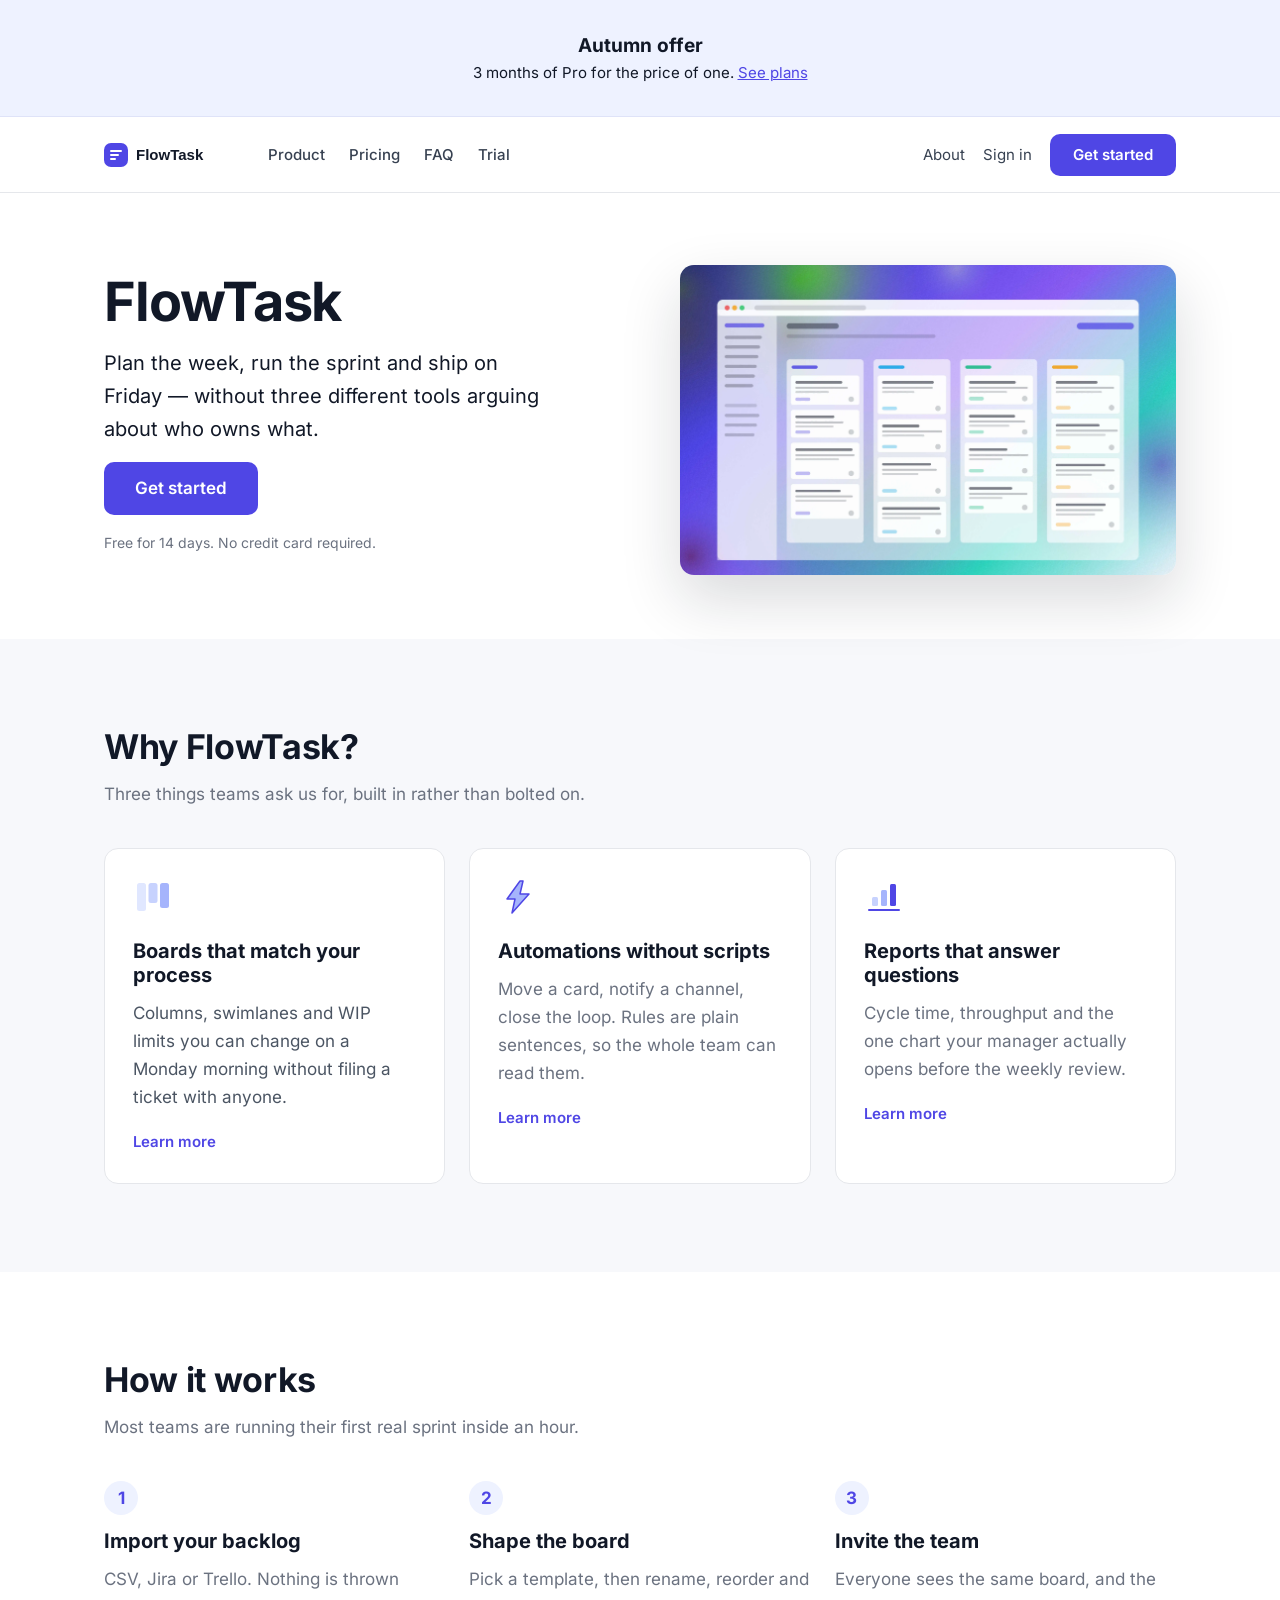
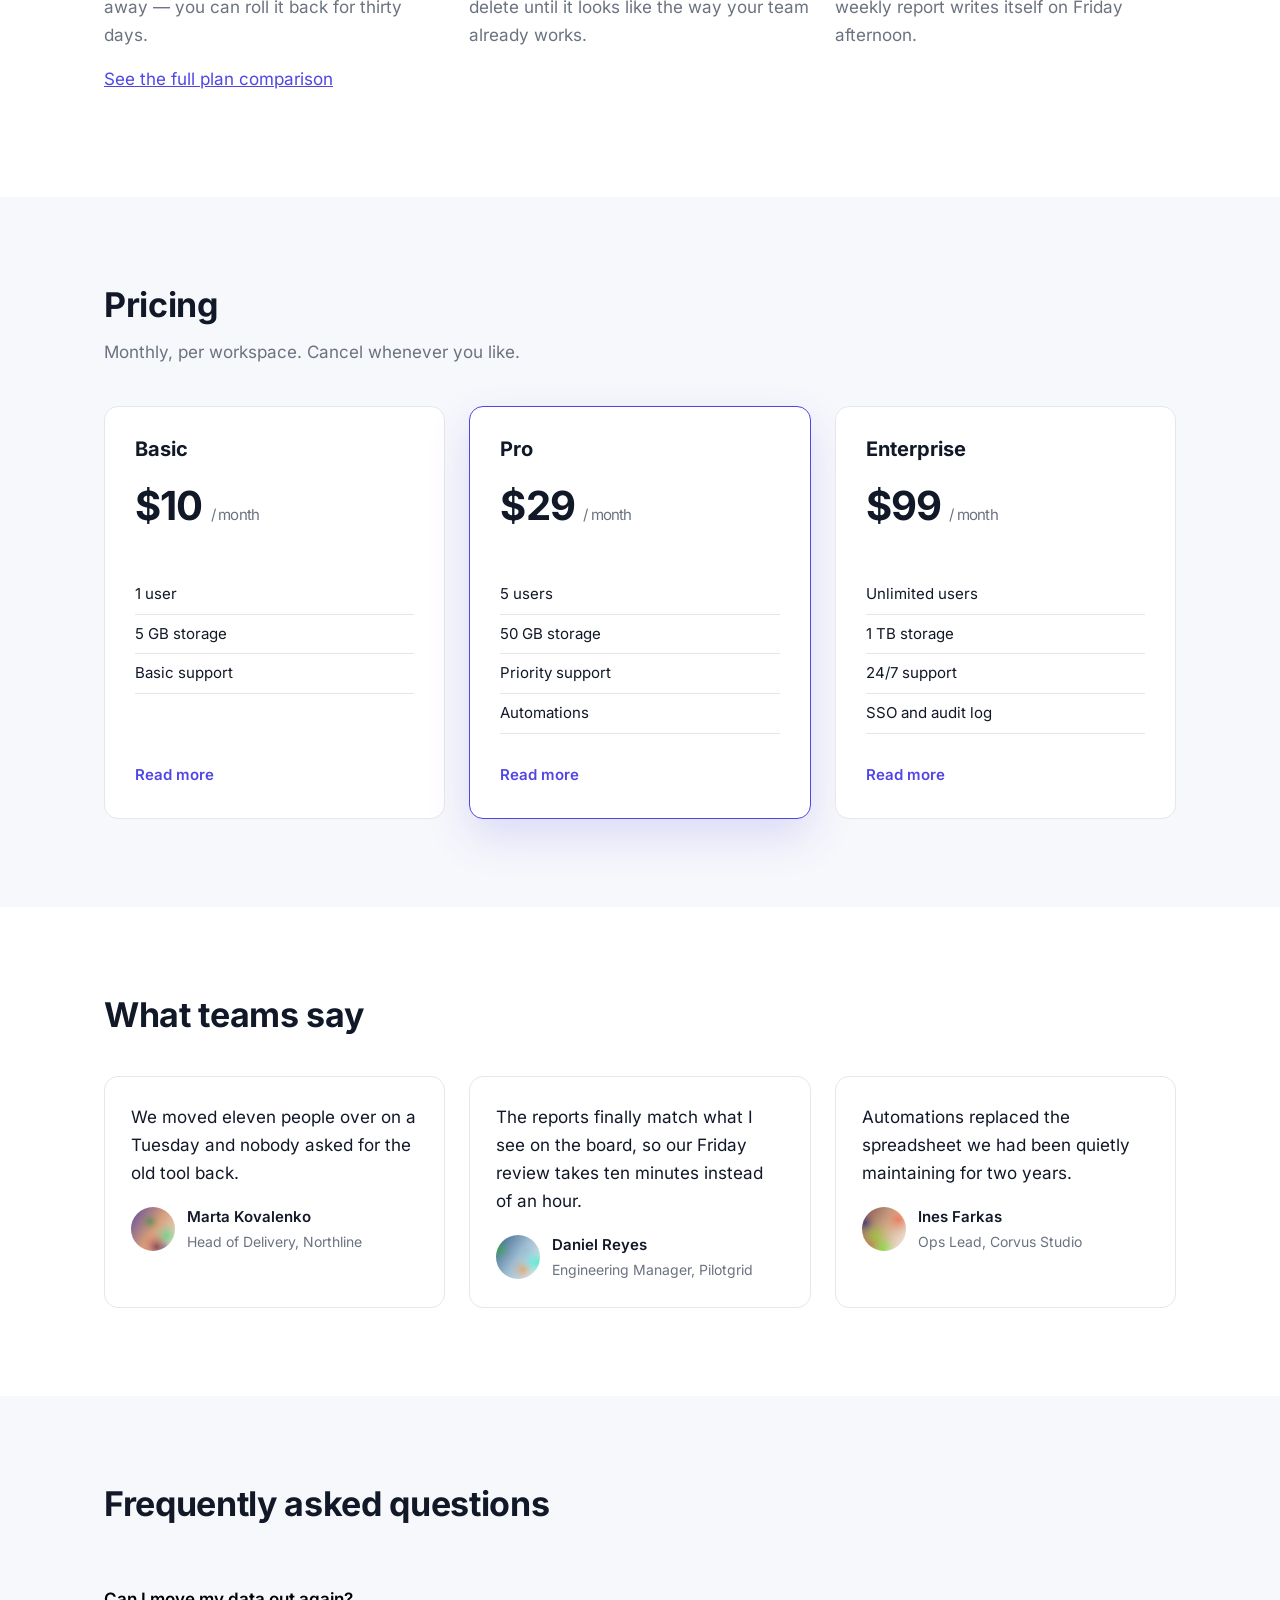
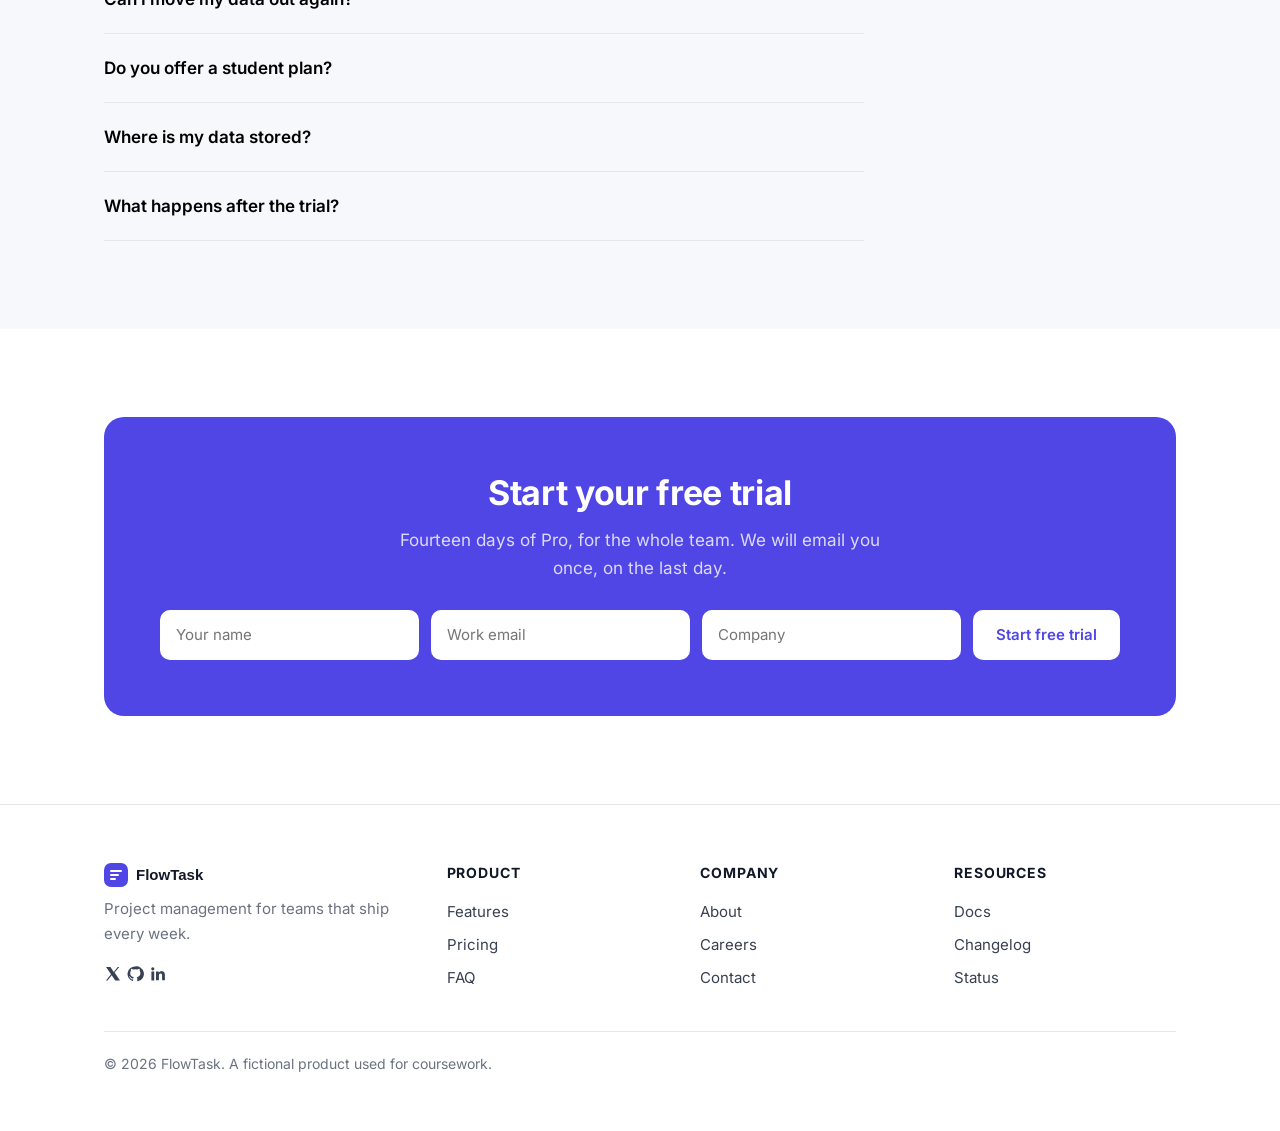
<file: index.html>
<!DOCTYPE html>
<html lang="en">
<head>
  <meta charset="utf-8">
  <meta name="viewport" content="width=device-width, initial-scale=1">
  <title>FlowTask</title>
  <meta name="description" content="Project management for teams that ship every week. Plan the week, run the sprint and ship on Friday.">
  <link rel="canonical" href="https://web-lab4-brown.vercel.app/">
  <meta property="og:title" content="FlowTask">
  <meta property="og:description" content="Project management for teams that ship every week.">
  <meta property="og:url" content="https://web-lab4-brown.vercel.app/">
  <meta property="og:type" content="website">
  <meta property="og:image" content="https://web-lab4-brown.vercel.app/img/hero.webp">
  <link rel="icon" href="img/logo.svg" type="image/svg+xml">
  <link rel="stylesheet" href="css/styles.css">
  <script src="js/main.js"></script>
  <script type="application/ld+json">
    {
      "@context": "https://schema.org",
      "@type": "Product",
      "name": "FlowTask Pro",
      "description": "Project management for teams that ship every week.",
      "brand": {
        "@type": "Brand",
        "name": "FlowTask"
      },
      "aggregateRating": {
        "@type": "AggregateRating",
        "ratingValue": "4.9",
        "reviewCount": "1284"
      },
      "offers": {
        "@type": "Offer",
        "price": "10.00",
        "priceCurrency": "USD",
        "availability": "https://schema.org/InStock"
      }
    }
  </script>
</head>
<body>

<header class="site-header">
  <div class="site-header__inner">
    <img class="logo" src="img/logo.svg" alt="FlowTask" width="132" height="28">

    <nav class="nav" role="navigation" aria-label="Main navigation">
      <a href="#features" class="nav-item">Product</a>
      <a href="#pricing" class="nav-item">Pricing</a>
      <a href="#faq" class="nav-item">FAQ</a>
      <a href="#trial" class="nav-item">Trial</a>
    </nav>

    <div class="site-header__actions">
      <a class="link-quiet" href="about.html">About</a>
      <a class="link-quiet" href="#" aria-label="Sign in">Sign in</a>
      <button class="btn btn--primary" id="header-cta">Get started</button>
    </div>
  </div>
</header>

<main>

  <section class="hero">
    <div class="shell hero__grid">
      <div class="hero__copy">
        <h1>FlowTask</h1>
        <p class="hero__lead">Plan the week, run the sprint and ship on Friday — without three
          different tools arguing about who owns what.</p>
        <button class="button button--primary button--lg" id="hero-cta">Get started</button>
        <p class="hero__note muted">Free for 14 days. No credit card required.</p>
      </div>
      <img class="hero__image" src="img/hero.webp" alt="FlowTask dashboard showing project management boards" width="830" height="519" fetchpriority="high">
    </div>
  </section>

  <section class="section section--alt" id="features">
    <div class="shell">
      <div class="section__head">
        <h2>Why FlowTask?</h2>
        <p class="muted">Three things teams ask us for, built in rather than bolted on.</p>
      </div>

      <div class="grid-3">
        <div class="card">
          <img class="card__icon" src="img/feature-1.svg" alt="" width="40" height="40">
          <h3>Boards that match your process</h3>
          <p class="soft">Columns, swimlanes and WIP limits you can change on a Monday morning
            without filing a ticket with anyone.</p>
          <a class="card__link" href="#">Learn more</a>
        </div>

        <div class="card">
          <img class="card__icon" src="img/feature-2.svg" alt="" width="40" height="40">
          <h3>Automations without scripts</h3>
          <p class="muted">Move a card, notify a channel, close the loop. Rules are plain
            sentences, so the whole team can read them.</p>
          <a class="card__link" href="#">Learn more</a>
        </div>

        <div class="card">
          <img class="card__icon" src="img/feature-3.svg" alt="" width="40" height="40">
          <h3>Reports that answer questions</h3>
          <p class="muted">Cycle time, throughput and the one chart your manager actually opens
            before the weekly review.</p>
          <a class="card__link" href="#">Learn more</a>
        </div>
      </div>
    </div>
  </section>

  <section class="section" id="how">
    <div class="shell">
      <div class="section__head">
        <h2>How it works</h2>
        <p class="muted">Most teams are running their first real sprint inside an hour.</p>
      </div>

      <div class="grid-3">
        <div>
          <span class="step__num">1</span>
          <h3>Import your backlog</h3>
          <p class="muted">CSV, Jira or Trello. Nothing is thrown away — you can roll it back for
            thirty days.</p>
        </div>
        <div>
          <span class="step__num">2</span>
          <h3>Shape the board</h3>
          <p class="muted">Pick a template, then rename, reorder and delete until it looks like
            the way your team already works.</p>
        </div>
        <div>
          <span class="step__num">3</span>
          <h3>Invite the team</h3>
          <p class="muted">Everyone sees the same board, and the weekly report writes itself on
            Friday afternoon.</p>
        </div>
      </div>

      <p><a href="#pricing-details">See the full plan comparison</a></p>
    </div>
  </section>

  <section class="section section--alt" id="pricing">
    <div class="shell">
      <div class="section__head">
        <h2>Pricing</h2>
        <p class="muted">Monthly, per workspace. Cancel whenever you like.</p>
      </div>

      <div class="grid-3">
        <div class="plan">
          <h3>Basic</h3>
          <p class="plan__price">$10 <span class="plan__period">/ month</span></p>
          <ul class="plan__list">
            <li>1 user</li>
            <li>5 GB storage</li>
            <li>Basic support</li>
          </ul>
          <div class="plan__cta">
            <a class="card__link" href="#">Read more</a>
          </div>
        </div>

        <div class="plan plan--featured">
          <h3>Pro</h3>
          <p class="plan__price">$29 <span class="plan__period">/ month</span></p>
          <ul class="plan__list">
            <li>5 users</li>
            <li>50 GB storage</li>
            <li>Priority support</li>
            <li>Automations</li>
          </ul>
          <div class="plan__cta">
            <a class="card__link" href="#">Read more</a>
          </div>
        </div>

        <div class="plan">
          <h3>Enterprise</h3>
          <p class="plan__price">$99 <span class="plan__period">/ month</span></p>
          <ul class="plan__list">
            <li>Unlimited users</li>
            <li>1 TB storage</li>
            <li>24/7 support</li>
            <li>SSO and audit log</li>
          </ul>
          <div class="plan__cta">
            <a class="card__link" href="#">Read more</a>
          </div>
        </div>
      </div>
    </div>
  </section>

  <section class="section" id="testimonials">
    <div class="shell">
      <div class="section__head">
        <h2>What teams say</h2>
      </div>

      <div class="grid-3">
        <div class="quote">
          <p>We moved eleven people over on a Tuesday and nobody asked for the old tool back.</p>
          <div class="quote__person">
            <img class="quote__avatar" src="img/avatar-1.jpg" alt="" width="44" height="44">
            <div>
              <div class="quote__name">Marta Kovalenko</div>
              <div class="quote__role">Head of Delivery, Northline</div>
            </div>
          </div>
        </div>

        <div class="quote">
          <p>The reports finally match what I see on the board, so our Friday review takes ten
            minutes instead of an hour.</p>
          <div class="quote__person">
            <img class="quote__avatar" src="img/avatar-2.jpg" alt="" width="44" height="44">
            <div>
              <div class="quote__name">Daniel Reyes</div>
              <div class="quote__role">Engineering Manager, Pilotgrid</div>
            </div>
          </div>
        </div>

        <div class="quote">
          <p>Automations replaced the spreadsheet we had been quietly maintaining for two years.</p>
          <div class="quote__person">
            <img class="quote__avatar" src="img/avatar-3.jpg" alt="" width="44" height="44">
            <div>
              <div class="quote__name">Ines Farkas</div>
              <div class="quote__role">Ops Lead, Corvus Studio</div>
            </div>
          </div>
        </div>
      </div>
    </div>
  </section>

  <section class="section section--alt" id="faq">
    <div class="shell">
      <div class="section__head">
        <h2>Frequently asked questions</h2>
      </div>

      <div class="faq">

        <div class="faq__item">
          <button class="faq__q" type="button" aria-expanded="false">Can I move my data out again?</button>
          <div class="faq__a">
            <p>Yes. Every board exports to CSV and JSON, including comments and history, and the
              export runs on demand rather than on a schedule.</p>
          </div>
        </div>

        <div class="faq__item">
          <button class="faq__q" type="button" aria-expanded="false">Do you offer a student plan?</button>
          <div class="faq__a">
            <p>Students and non-profits get Pro at no cost for a year. Write to us from an
              institutional address and we will switch the workspace over.</p>
          </div>
        </div>

        <div class="faq__item">
          <button class="faq__q" type="button" aria-expanded="false">Where is my data stored?</button>
          <div class="faq__a">
            <p>In the EU by default. Enterprise workspaces can pin storage to a specific region and
              receive an audit log of every access.</p>
          </div>
        </div>

        <div class="faq__item">
          <button class="faq__q" type="button" aria-expanded="false">What happens after the trial?</button>
          <div class="faq__a">
            <p>The workspace becomes read-only for thirty days. Nothing is deleted until you ask us
              to delete it.</p>
          </div>
        </div>
      </div>
    </div>
  </section>

  <section class="section" id="trial">
    <div class="shell">
      <div class="trial">
        <h2>Start your free trial</h2>
        <p class="trial__lead">Fourteen days of Pro, for the whole team. We will email you once,
          on the last day.</p>

        <form class="trial__form" id="trial-form">
          <input class="trial__input" type="text" name="name" placeholder="Your name" aria-label="Your name">
          <input class="trial__input" type="email" name="email" placeholder="Work email" aria-label="Work email">
          <input class="trial__input" type="text" name="company" placeholder="Company" aria-label="Company">
          <button type="submit" class="button button--invert" id="trial-submit">Start free trial</button>
        </form>
      </div>
    </div>
  </section>

</main>

<footer class="site-footer">
  <div class="shell">
    <div class="site-footer__cols">
      <div>
        <img src="img/logo.svg" alt="FlowTask" width="132" height="28">
        <p class="muted">Project management for teams that ship every week.</p>
        <div class="social">
          <a href="#" aria-label="Twitter">
            <svg width="18" height="18" viewBox="0 0 18 18" aria-hidden="true">
              <path d="M10.6 7.6 15.3 2h-1.5l-4 4.9L6.4 2H2l5 7.3L2 15.5h1.5l4.2-5.2 3.5 5.2H16l-5.4-7.9Z" fill="#374151"/>
            </svg>
          </a>
          <a href="#" aria-label="GitHub">
            <svg width="18" height="18" viewBox="0 0 18 18" aria-hidden="true">
              <path d="M9 1.5a7.5 7.5 0 0 0-2.4 14.6c.4.1.5-.2.5-.4v-1.4c-2 .4-2.5-.5-2.7-1-.1-.3-.6-1-1-1.2-.3-.2-.8-.6 0-.6.7 0 1.2.7 1.4 1 .8 1.3 2 1 2.5.7.1-.6.3-1 .6-1.2-1.8-.2-3.7-.9-3.7-4 0-.9.3-1.6.8-2.2-.1-.2-.4-1 .1-2.1 0 0 .7-.2 2.2.8a7.4 7.4 0 0 1 4 0c1.5-1 2.2-.8 2.2-.8.5 1.1.2 1.9.1 2.1.5.6.8 1.3.8 2.2 0 3.1-1.9 3.8-3.7 4 .3.3.6.8.6 1.6v2.3c0 .2.1.5.5.4A7.5 7.5 0 0 0 9 1.5Z" fill="#374151"/>
            </svg>
          </a>
          <a href="#" aria-label="LinkedIn">
            <svg width="18" height="18" viewBox="0 0 18 18" aria-hidden="true">
              <path d="M3.4 6.4h2.8v9H3.4v-9Zm1.4-4.2a1.6 1.6 0 1 1 0 3.2 1.6 1.6 0 0 1 0-3.2ZM8 6.4h2.7v1.2h.1c.4-.7 1.3-1.4 2.7-1.4 2.9 0 3.4 1.8 3.4 4.2v4.9h-2.8v-4.4c0-1 0-2.4-1.5-2.4s-1.7 1.1-1.7 2.3v4.5H8v-9Z" fill="#374151"/>
            </svg>
          </a>
        </div>
      </div>

      <div>
        <div class="site-footer__title">Product</div>
        <ul>
          <li><a href="#features">Features</a></li>
          <li><a href="#pricing">Pricing</a></li>
          <li><a href="#faq">FAQ</a></li>
        </ul>
      </div>

      <div>
        <div class="site-footer__title">Company</div>
        <ul>
          <li><a href="about.html">About</a></li>
          <li><a href="#">Careers</a></li>
          <li><a href="#">Contact</a></li>
        </ul>
      </div>

      <div>
        <div class="site-footer__title">Resources</div>
        <ul>
          <li><a href="#">Docs</a></li>
          <li><a href="#">Changelog</a></li>
          <li><a href="#">Status</a></li>
        </ul>
      </div>
    </div>

    <p class="legal">© 2026 FlowTask. A fictional product used for coursework.</p>
  </div>
</footer>

</body>
</html>
</file>
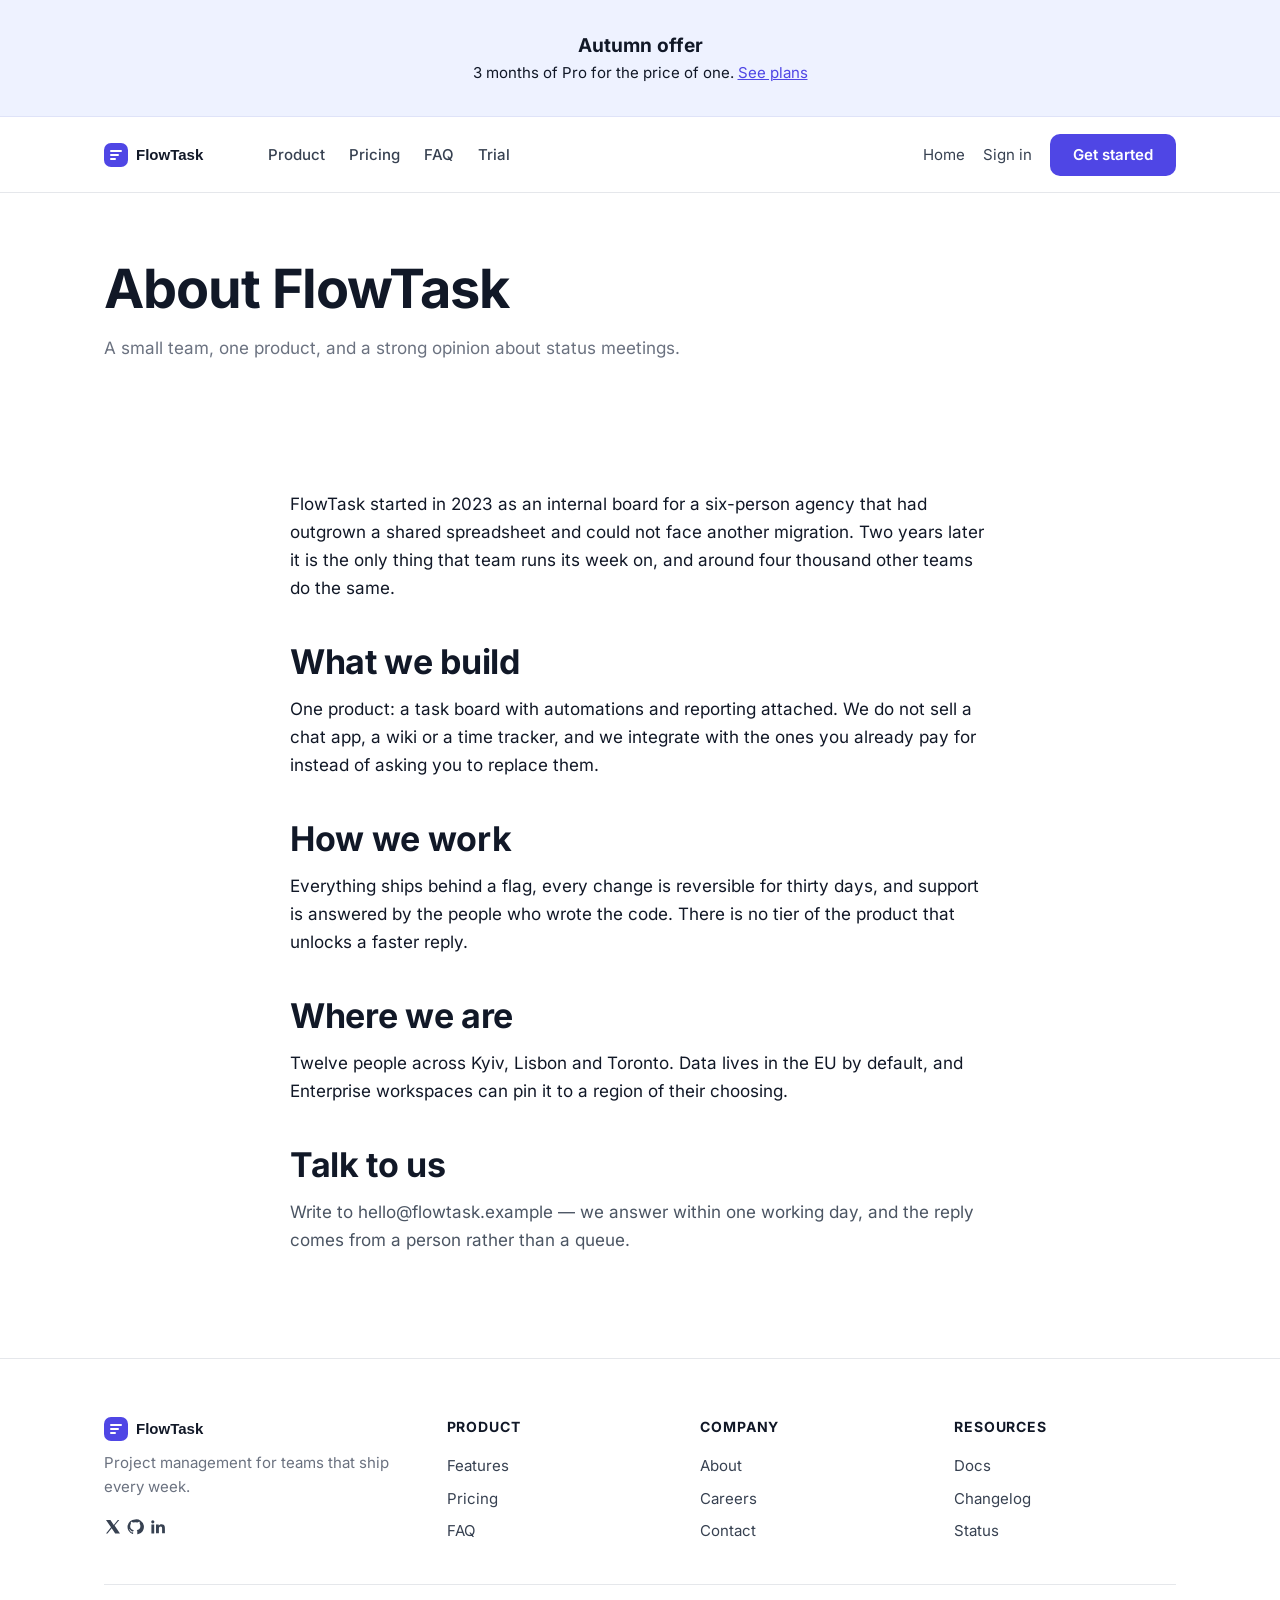
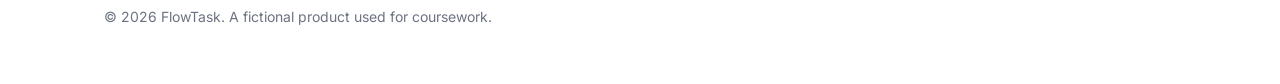
<file: about.html>
<!DOCTYPE html>
<html lang="en">
<head>
  <meta charset="utf-8">
  <meta name="viewport" content="width=device-width, initial-scale=1">
  <title>About - FlowTask</title>
  <meta name="description" content="Learn more about the team behind FlowTask. A small team with a strong opinion about status meetings.">
  <link rel="canonical" href="https://web-lab4-brown.vercel.app/about.html">
  <meta property="og:title" content="About - FlowTask">
  <meta property="og:description" content="Learn more about the team behind FlowTask.">
  <meta property="og:url" content="https://web-lab4-brown.vercel.app/about.html">
  <meta property="og:type" content="website">
  <meta property="og:image" content="https://web-lab4-brown.vercel.app/img/hero.webp">
  <link rel="icon" href="img/logo.svg" type="image/svg+xml">
  <link rel="stylesheet" href="css/styles.css">
  <script src="js/main.js"></script>
</head>
<body>

<header class="site-header">
  <div class="site-header__inner">
    <img class="logo" src="img/logo.svg" alt="FlowTask" width="132" height="28">

    <nav class="nav" role="navigation" aria-label="Main navigation">
      <a href="index.html#features" class="nav-item">Product</a>
      <a href="index.html#pricing" class="nav-item">Pricing</a>
      <a href="index.html#faq" class="nav-item">FAQ</a>
      <a href="index.html#trial" class="nav-item">Trial</a>
    </nav>

    <div class="site-header__actions">
      <a class="link-quiet" href="index.html">Home</a>
      <a class="link-quiet" href="#" aria-label="Sign in">Sign in</a>
      <button class="btn btn--primary" id="header-cta">Get started</button>
    </div>
  </div>
</header>

<main>
  <section class="page-head">
    <div class="shell">
      <h1>About FlowTask</h1>
      <p class="muted">A small team, one product, and a strong opinion about status meetings.</p>
    </div>
  </section>

  <section class="section">
    <div class="shell prose">
      <p>FlowTask started in 2023 as an internal board for a six-person agency that had outgrown a
        shared spreadsheet and could not face another migration. Two years later it is the only
        thing that team runs its week on, and around four thousand other teams do the same.</p>

      <h2>What we build</h2>
      <p>One product: a task board with automations and reporting attached. We do not sell a chat
        app, a wiki or a time tracker, and we integrate with the ones you already pay for instead
        of asking you to replace them.</p>

      <h2>How we work</h2>
      <p>Everything ships behind a flag, every change is reversible for thirty days, and support is
        answered by the people who wrote the code. There is no tier of the product that unlocks a
        faster reply.</p>

      <h2>Where we are</h2>
      <p>Twelve people across Kyiv, Lisbon and Toronto. Data lives in the EU by default, and
        Enterprise workspaces can pin it to a region of their choosing.</p>

      <h2>Talk to us</h2>
      <p class="soft">Write to hello@flowtask.example — we answer within one working day, and the
        reply comes from a person rather than a queue.</p>
    </div>
  </section>
</main>

<footer class="site-footer">
  <div class="shell">
    <div class="site-footer__cols">
      <div>
        <img src="img/logo.svg" alt="FlowTask" width="132" height="28">
        <p class="muted">Project management for teams that ship every week.</p>
        <div class="social">
          <a href="#" aria-label="Twitter">
            <svg width="18" height="18" viewBox="0 0 18 18" aria-hidden="true">
              <path d="M10.6 7.6 15.3 2h-1.5l-4 4.9L6.4 2H2l5 7.3L2 15.5h1.5l4.2-5.2 3.5 5.2H16l-5.4-7.9Z" fill="#374151"/>
            </svg>
          </a>
          <a href="#" aria-label="GitHub">
            <svg width="18" height="18" viewBox="0 0 18 18" aria-hidden="true">
              <path d="M9 1.5a7.5 7.5 0 0 0-2.4 14.6c.4.1.5-.2.5-.4v-1.4c-2 .4-2.5-.5-2.7-1-.1-.3-.6-1-1-1.2-.3-.2-.8-.6 0-.6.7 0 1.2.7 1.4 1 .8 1.3 2 1 2.5.7.1-.6.3-1 .6-1.2-1.8-.2-3.7-.9-3.7-4 0-.9.3-1.6.8-2.2-.1-.2-.4-1 .1-2.1 0 0 .7-.2 2.2.8a7.4 7.4 0 0 1 4 0c1.5-1 2.2-.8 2.2-.8.5 1.1.2 1.9.1 2.1.5.6.8 1.3.8 2.2 0 3.1-1.9 3.8-3.7 4 .3.3.6.8.6 1.6v2.3c0 .2.1.5.5.4A7.5 7.5 0 0 0 9 1.5Z" fill="#374151"/>
            </svg>
          </a>
          <a href="#" aria-label="LinkedIn">
            <svg width="18" height="18" viewBox="0 0 18 18" aria-hidden="true">
              <path d="M3.4 6.4h2.8v9H3.4v-9Zm1.4-4.2a1.6 1.6 0 1 1 0 3.2 1.6 1.6 0 0 1 0-3.2ZM8 6.4h2.7v1.2h.1c.4-.7 1.3-1.4 2.7-1.4 2.9 0 3.4 1.8 3.4 4.2v4.9h-2.8v-4.4c0-1 0-2.4-1.5-2.4s-1.7 1.1-1.7 2.3v4.5H8v-9Z" fill="#374151"/>
            </svg>
          </a>
        </div>
      </div>

      <div>
        <div class="site-footer__title">Product</div>
        <ul>
          <li><a href="index.html#features">Features</a></li>
          <li><a href="index.html#pricing">Pricing</a></li>
          <li><a href="index.html#faq">FAQ</a></li>
        </ul>
      </div>

      <div>
        <div class="site-footer__title">Company</div>
        <ul>
          <li><a href="about.html">About</a></li>
          <li><a href="#">Careers</a></li>
          <li><a href="#">Contact</a></li>
        </ul>
      </div>

      <div>
        <div class="site-footer__title">Resources</div>
        <ul>
          <li><a href="#">Docs</a></li>
          <li><a href="#">Changelog</a></li>
          <li><a href="#">Status</a></li>
        </ul>
      </div>
    </div>

    <p class="legal">© 2026 FlowTask. A fictional product used for coursework.</p>
  </div>
</footer>

</body>
</html>
</file>
<file: css/styles.css>
/* FlowTask — landing page styles */

@font-face {
  font-family: "Inter";
  src: url("../fonts/inter-latin.woff2") format("woff2");
  font-weight: 400 700;
  font-style: normal;
}

:root {
  --ink: #111827;
  --ink-muted: #6b7280; /* Виправлено контраст (було #939ba7) */
  --ink-soft: #4b5563;  /* Виправлено контраст (було #717985) */
  --brand: #4f46e5;
  --brand-dark: #4338ca;
  --brand-tint: #eef2ff;
  --surface: #ffffff;
  --surface-alt: #f7f8fb;
  --line: #e5e7eb;
  --radius: 14px;
  --shell: 1120px;
  --step: 24px;
}

*,
*::before,
*::after {
  box-sizing: border-box;
}

body {
  margin: 0;
  font-family: "Inter", "Segoe UI", Arial, sans-serif;
  font-size: 17px;
  line-height: 1.65;
  color: var(--ink);
  background: var(--surface);
}

:focus-visible {
  outline: 2px solid var(--brand);
  outline-offset: 2px;
}

img {
  max-width: 100%;
  height: auto;
}

h1,
h2,
h3,
h4 {
  line-height: 1.2;
  margin: 0 0 12px;
}

h1 {
  font-size: 54px;
  letter-spacing: -0.02em;
}

h2 {
  font-size: 34px;
  letter-spacing: -0.01em;
}

h3 {
  font-size: 20px;
}

h4 {
  font-size: 30px;
  letter-spacing: -0.01em;
}

p {
  margin: 0 0 16px;
}

a {
  color: var(--brand);
}

.shell {
  max-width: var(--shell);
  margin: 0 auto;
  padding: 0 var(--step);
}

.muted {
  color: var(--ink-muted);
}

.soft {
  color: var(--ink-soft);
}

.section {
  padding: 88px 0;
}

.section--alt {
  background: var(--surface-alt);
}

.section__head {
  max-width: 640px;
  margin-bottom: 40px;
}

/* Header */

.site-header {
  position: sticky;
  top: 0;
  z-index: 40;
  height: 76px;
  background: rgba(255, 255, 255, 0.94);
  backdrop-filter: blur(8px);
  border-bottom: 1px solid var(--line);
}

.site-header__inner {
  max-width: var(--shell);
  height: 76px;
  margin: 0 auto;
  padding: 0 var(--step);
  display: flex;
  align-items: center;
  gap: 32px;
}

.nav {
  display: flex;
  gap: 24px;
  margin-right: auto;
}

.nav-item {
  font-size: 15px;
  font-weight: 500;
  color: #374151;
  text-decoration: none;
  cursor: pointer;
}

.nav-item:hover {
  color: var(--brand);
}

.site-header__actions {
  display: flex;
  align-items: center;
  gap: 18px;
}

.link-quiet {
  font-size: 15px;
  color: #374151;
  text-decoration: none;
}

.link-quiet:hover {
  color: var(--brand);
}

/* Buttons — .btn is the real element, .button is the styled box */

.btn,
.button {
  display: inline-block;
  padding: 11px 22px;
  border: 1px solid transparent;
  border-radius: 10px;
  font: inherit;
  font-size: 15px;
  font-weight: 600;
  line-height: 1.2;
  text-align: center;
  text-decoration: none;
  cursor: pointer;
}

.btn--primary,
.button--primary {
  background: var(--brand);
  color: #ffffff;
}

.btn--primary:hover,
.button--primary:hover {
  background: var(--brand-dark);
}

.button--invert {
  background: #ffffff;
  color: var(--brand);
}

.button--invert:hover {
  background: #eef0ff;
}

.button--invert:focus-visible {
  outline-color: #ffffff;
}

.btn--ghost {
  background: transparent;
  border-color: var(--line);
  color: var(--ink);
}

.button--lg {
  padding: 15px 30px;
  font-size: 17px;
}

/* Promo banner */

.promo {
  background: var(--brand-tint);
  border-bottom: 1px solid #dfe3f8;
  padding: 30px var(--step);
  text-align: center;
  font-size: 15px;
}

.promo strong {
  display: block;
  font-size: 19px;
}

/* Hero */

.hero {
  padding: 72px 0 64px;
}

.hero__grid {
  display: grid;
  grid-template-columns: 1.05fr 1fr;
  gap: 56px;
  align-items: center;
}

.hero__lead {
  font-size: 20px;
  max-width: 34ch;
}

.hero__note {
  font-size: 14px;
  margin-top: 16px;
}

.hero__image {
  width: 100%;
  border-radius: var(--radius);
  box-shadow: 0 24px 60px rgba(17, 24, 39, 0.16);
}

/* Cards */

.grid-3 {
  display: grid;
  grid-template-columns: repeat(3, 1fr);
  gap: 24px;
}

.card {
  background: var(--surface);
  border: 1px solid var(--line);
  border-radius: var(--radius);
  padding: 28px;
}

.card__icon {
  margin-bottom: 14px;
}

.card__link {
  font-size: 15px;
  font-weight: 600;
  text-decoration: none;
}

/* Steps */

.step__num {
  display: inline-flex;
  align-items: center;
  justify-content: center;
  width: 34px;
  height: 34px;
  margin-bottom: 14px;
  border-radius: 50%;
  background: var(--brand-tint);
  color: var(--brand);
  font-weight: 700;
}

/* Pricing */

.plan {
  display: flex;
  flex-direction: column;
  background: var(--surface);
  border: 1px solid var(--line);
  border-radius: var(--radius);
  padding: 30px;
}

.plan--featured {
  border-color: var(--brand);
  box-shadow: 0 18px 44px rgba(79, 70, 229, 0.16);
}

.plan__price {
  font-size: 40px;
  font-weight: 700;
  letter-spacing: -0.02em;
}

.plan__period {
  font-size: 15px;
  font-weight: 400;
  color: var(--ink-muted);
}

.plan__list {
  list-style: none;
  margin: 20px 0 26px;
  padding: 0;
  font-size: 15px;
}

.plan__list li {
  padding: 7px 0;
  border-bottom: 1px solid var(--line);
}

.plan__cta {
  margin-top: auto;
}

/* Testimonials */

.quote {
  background: var(--surface);
  border: 1px solid var(--line);
  border-radius: var(--radius);
  padding: 26px;
}

.quote__person {
  display: flex;
  align-items: center;
  gap: 12px;
  margin-top: 18px;
}

.quote__avatar {
  width: 44px;
  height: 44px;
  border-radius: 50%;
  object-fit: cover;
}

.quote__name {
  font-size: 15px;
  font-weight: 600;
}

.quote__role {
  font-size: 14px;
  color: var(--ink-muted);
}

/* FAQ */

.faq {
  max-width: 760px;
}

.faq__item {
  border-bottom: 1px solid var(--line);
}

.faq__q {
  width: 100%;
  padding: 20px 0;
  background: none;
  border: 0;
  font: inherit;
  font-weight: 600;
  text-align: left;
  cursor: pointer;
}

.faq__a {
  display: none;
  padding-bottom: 20px;
  color: #374151;
}

.faq__item.is-open .faq__a {
  display: block;
}

/* Trial form */

.trial {
  background: var(--brand);
  border-radius: 20px;
  padding: 56px;
  color: #ffffff;
  text-align: center;
}

.trial h2 {
  color: #ffffff;
}

.trial__lead {
  color: #dcd9fb;
  max-width: 46ch;
  margin: 0 auto 28px;
}

.trial__form {
  display: flex;
  flex-wrap: wrap;
  justify-content: center;
  gap: 12px;
}

.trial__input {
  flex: 1 1 210px;
  max-width: 260px;
  padding: 13px 16px;
  border: 0;
  border-radius: 10px;
  font: inherit;
  font-size: 15px;
}

/* Footer */

.site-footer {
  padding: 56px 0 40px;
  border-top: 1px solid var(--line);
  font-size: 15px;
}

.site-footer__cols {
  display: grid;
  grid-template-columns: 1.4fr 1fr 1fr 1fr;
  gap: 32px;
}

.site-footer__title {
  font-size: 14px;
  font-weight: 700;
  text-transform: uppercase;
  letter-spacing: 0.06em;
  margin-bottom: 12px;
}

.site-footer ul {
  list-style: none;
  margin: 0;
  padding: 0;
}

.site-footer li {
  padding: 4px 0;
}

.site-footer a {
  color: #374151;
  text-decoration: none;
}

.site-footer a:hover {
  color: var(--brand);
}

.social {
  display: flex;
  gap: 4px;
  margin-top: 18px;
}

.social a {
  display: inline-flex;
  width: 18px;
  height: 18px;
}

.legal {
  margin-top: 36px;
  padding-top: 20px;
  border-top: 1px solid var(--line);
  color: var(--ink-muted);
  font-size: 14px;
}

/* About page */

.page-head {
  padding: 64px 0 24px;
}

.prose {
  max-width: 68ch;
}

.prose h2 {
  margin-top: 40px;
}

/* Responsive */

@media (max-width: 900px) {
  .hero__grid,
  .grid-3,
  .site-footer__cols {
    grid-template-columns: 1fr;
  }

  h1 {
    font-size: 40px;
  }

  h4 {
    font-size: 26px;
  }

  .nav {
    display: none;
  }

  .trial {
    padding: 36px 22px;
  }
}
</file>
